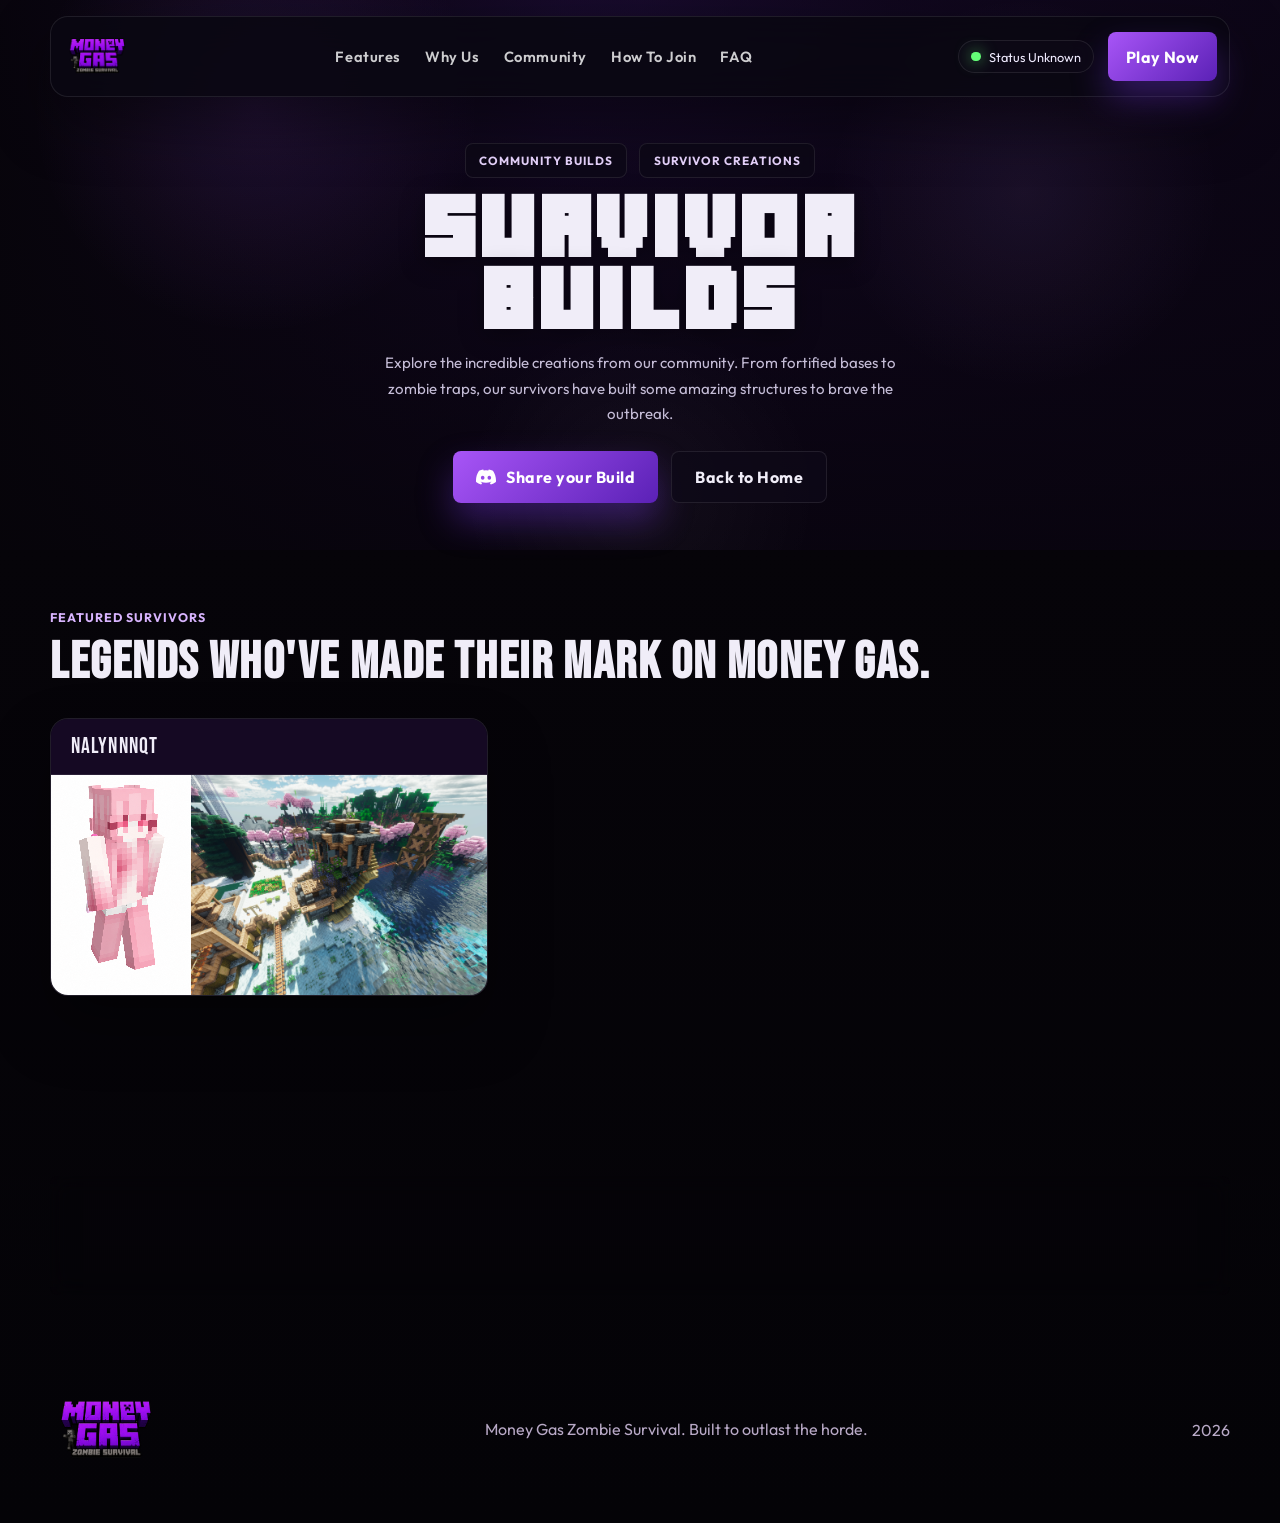
<file: community.html>
<!DOCTYPE html>
<html lang="en">

<head>
  <meta charset="UTF-8">
  <meta name="viewport" content="width=device-width, initial-scale=1.0">
  <title>Community - Money Gas Zombie Survival</title>
  <meta name="description"
    content="Check out the amazing builds from Money Gas survivors. Browse player creations, bases, and structures from the community.">
  <link rel="icon" type="image/png" href="img/websiteicon_purple.png">
  <link rel="preconnect" href="https://fonts.googleapis.com">
  <link rel="preconnect" href="https://fonts.gstatic.com" crossorigin>
  <link
    href="https://fonts.googleapis.com/css2?family=Bebas+Neue&family=Outfit:wght@300;400;500;600;700;800&display=swap"
    rel="stylesheet">
  <link rel="stylesheet" href="style.css">
</head>

<body>
  <div class="site-shell">
    <header class="topbar">
      <a class="brand" href="index.html" aria-label="Money Gas home">
        <img src="img/logo_purple.png" alt="Money Gas logo">
      </a>

      <button class="nav-toggle" type="button" aria-expanded="false" aria-label="Open navigation">
        <span></span>
        <span></span>
        <span></span>
      </button>

      <nav class="nav">
        <a href="index.html#features">Features</a>
        <a href="index.html#survival">Why Us</a>
        <a href="community.html">Community</a>
        <a href="index.html#join">How To Join</a>
        <a href="index.html#faq">FAQ</a>
      </nav>

      <div class="topbar-actions">
        <div class="status-pill" id="server-status">
          <span class="status-dot"></span>
          <span id="status-text">Checking...</span>
        </div>
        <a class="button button-small" href="index.html#join">Play Now</a>
      </div>
    </header>

    <main>
      <section class="hero hero-community" id="home">
        <div class="hero-overlay"></div>
        <div class="hero-noise"></div>

        <div class="hero-content hero-content-center">
          <div class="hero-copy hero-copy-center">
            <div class="eyebrow-group hero-eyebrow-center">
              <span class="eyebrow">Community Builds</span>
              <span class="eyebrow">Survivor Creations</span>
            </div>

            <h1>Survivor Builds</h1>
            <p>
              Explore the incredible creations from our community. From fortified bases
              to zombie traps, our survivors have built some amazing structures to brave
              the outbreak.
            </p>

            <div class="hero-actions hero-actions-center">
              <a class="button button-discord" href="https://discord.gg/JWaNy4Uju" target="_blank" rel="noopener noreferrer">
                <svg width="20" height="20" viewBox="0 0 24 24" fill="currentColor">
                  <path d="M20.317 4.37a19.791 19.791 0 0 0-4.885-1.515.074.074 0 0 0-.079.037c-.21.375-.444.864-.608 1.25a18.27 18.27 0 0 0-5.487 0 12.64 12.64 0 0 0-.617-1.25.077.077 0 0 0-.079-.037A19.736 19.736 0 0 0 3.677 4.37a.07.07 0 0 0-.032.027C.533 9.046-.32 13.58.099 18.057a.082.082 0 0 0 .031.057 19.9 19.9 0 0 0 5.993 3.03.078.078 0 0 0 .084-.028c.462-.63.874-1.295 1.226-1.994a.076.076 0 0 0-.041-.106 13.107 13.107 0 0 1-1.872-.892.077.077 0 0 1-.008-.128 10.2 10.2 0 0 0 .372-.292.074.074 0 0 1 .077-.01c3.928 1.793 8.18 1.793 12.062 0a.074.074 0 0 1 .078.01c.12.098.246.198.373.292a.077.077 0 0 1-.006.127 12.299 12.299 0 0 1-1.873.892.077.077 0 0 0-.041.107c.36.698.772 1.362 1.225 1.993a.076.076 0 0 0 .084.028 19.839 19.839 0 0 0 6.002-3.03.077.077 0 0 0 .032-.054c.5-5.177-.838-9.674-3.549-13.66a.061.061 0 0 0-.031-.03zM8.02 15.33c-1.183 0-2.157-1.085-2.157-2.419 0-1.333.956-2.419 2.157-2.419 1.21 0 2.176 1.096 2.157 2.42 0 1.333-.956 2.418-2.157 2.418zm7.975 0c-1.183 0-2.157-1.085-2.157-2.419 0-1.333.955-2.419 2.157-2.419 1.21 0 2.176 1.096 2.157 2.42 0 1.333-.946 2.418-2.157 2.418z"/>
                </svg>
                Share your Build
              </a>
              <a class="button button-ghost" href="index.html">Back to Home</a>
            </div>
          </div>
        </div>
      </section>

      <section class="section section-builds">
        <div class="section-heading">
          <span class="section-kicker">Featured Survivors</span>
          <h2>Legends who've made their mark on Money Gas.</h2>
        </div>

        <div class="player-cards-grid">
          <div class="player-card reveal">
            <div class="player-card-header">
              <span class="player-name">Nalynnnqt</span>
            </div>
            <a href="player4.html" class="player-card-body">
              <div class="player-card-skin">
                <img src="img/players/player4.png" alt="Nalynnnqt skin">
              </div>
              <div class="player-card-preview">
                <img src="img/player4builds/treehouse.png" alt="Tree House build preview">
                <div class="player-card-overlay">
                  <span>View Builds</span>
                </div>
              </div>
            </a>
          </div>
        </div>
      </section>

      <section class="section section-cta">
        <div class="cta-banner reveal">
          <div>
            <span class="section-kicker">Ready to Build?</span>
            <h3>Join Money Gas and create your own legacy.</h3>
          </div>
          <a class="button" href="index.html#join">Start Playing</a>
        </div>
      </section>
    </main>

    <footer class="footer">
      <img src="img/logo_purple.png" alt="Money Gas footer logo">
      <p>Money Gas Zombie Survival. Built to outlast the horde.</p>
      <span id="year"></span>
    </footer>
  </div>

  <script src="script.js"></script>
</body>

</html>
</file>
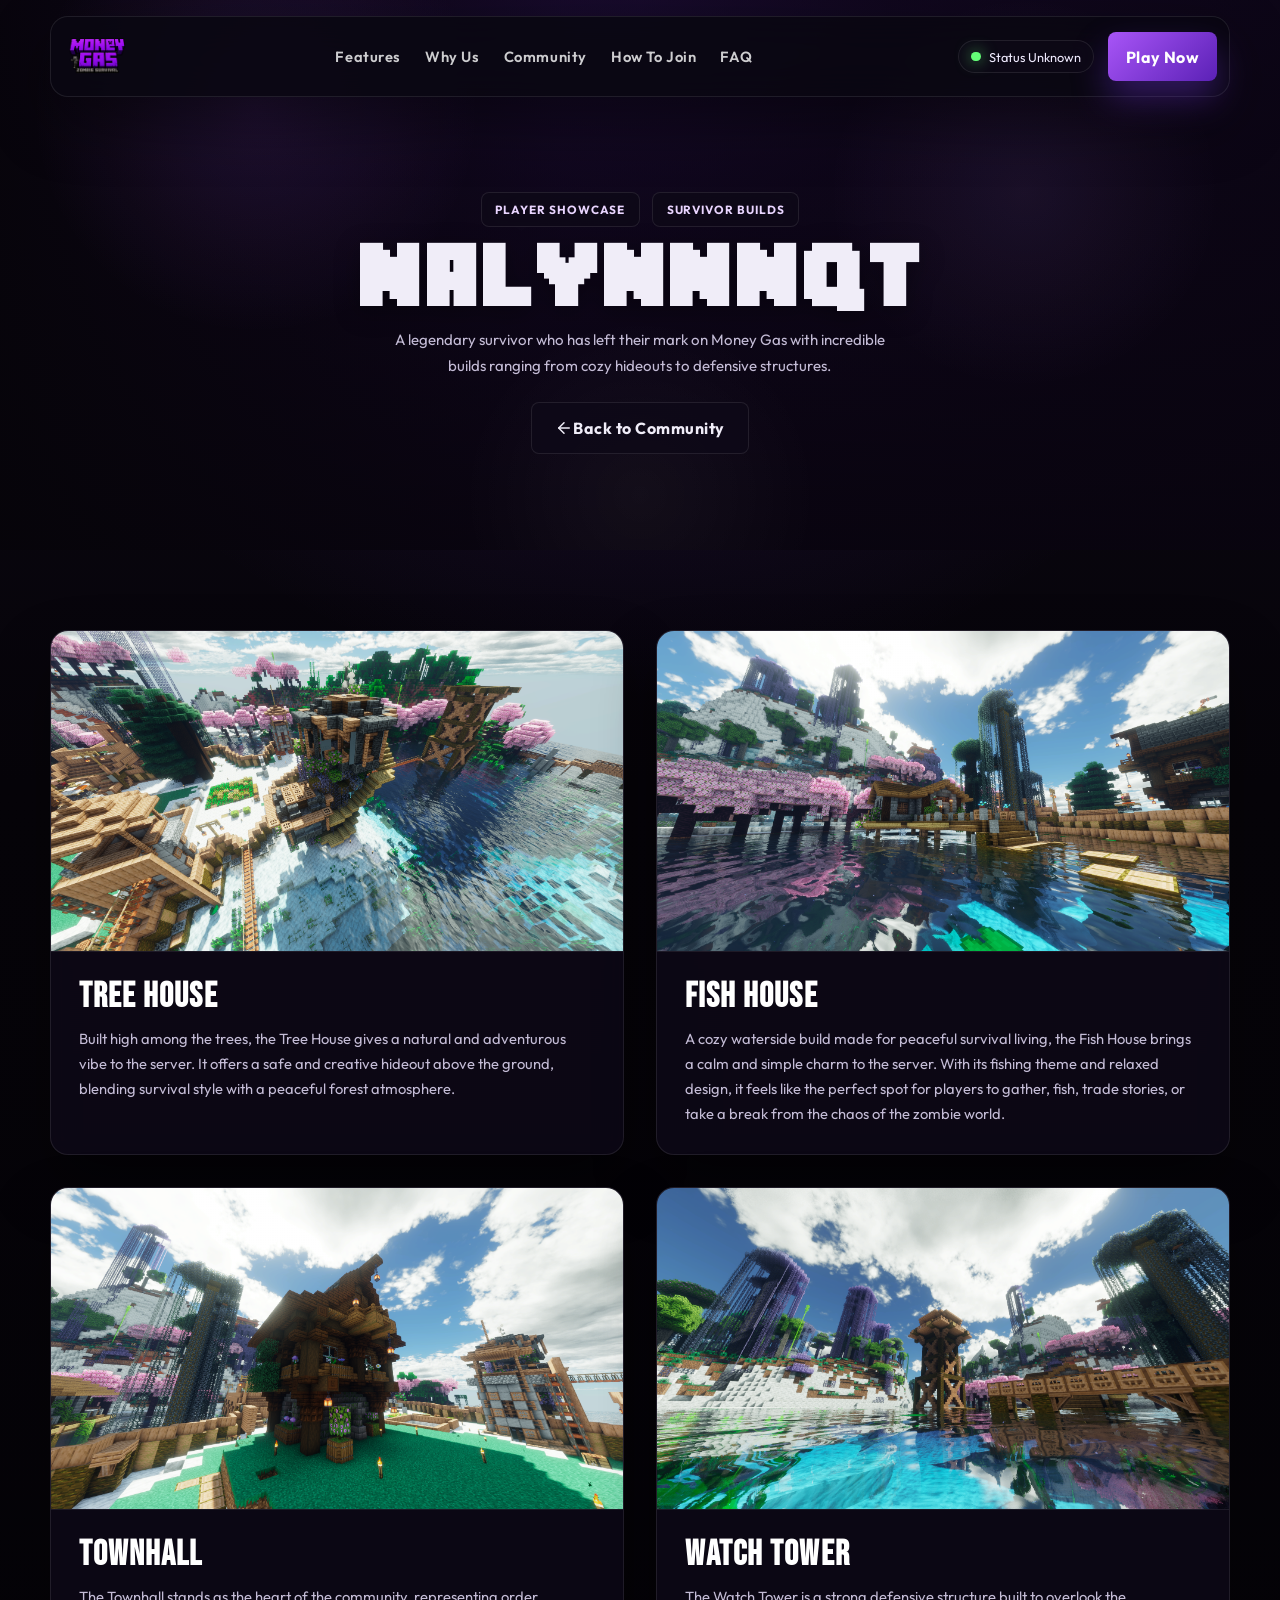
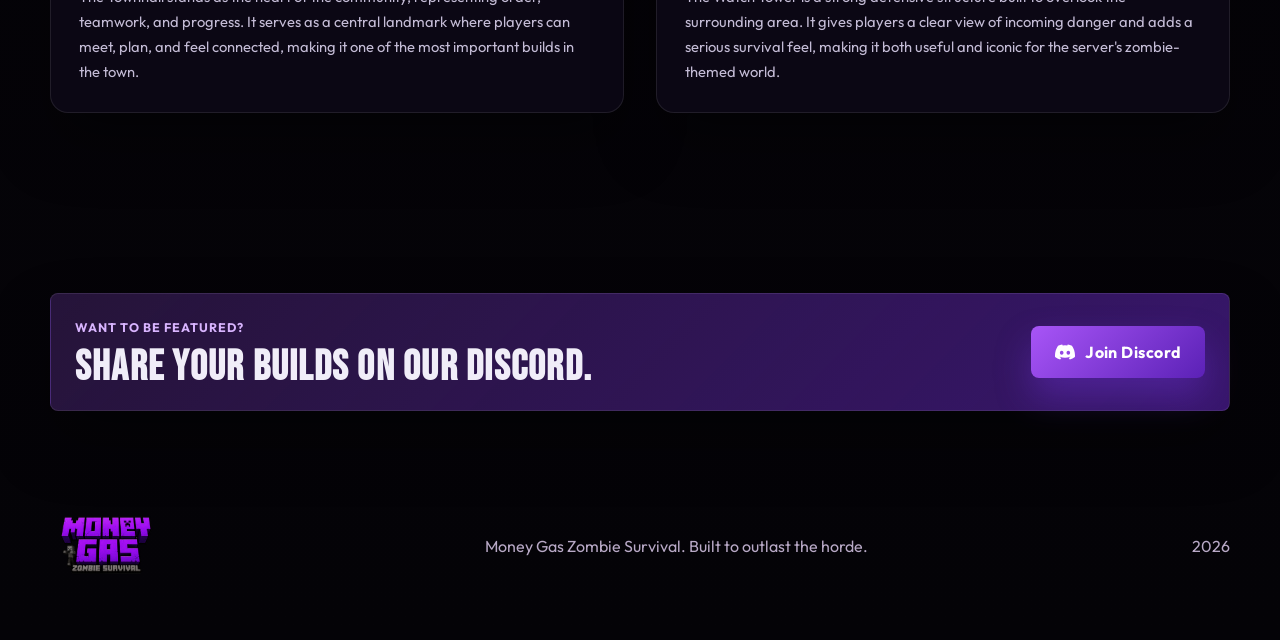
<file: player4.html>
<!DOCTYPE html>
<html lang="en">

<head>
  <meta charset="UTF-8">
  <meta name="viewport" content="width=device-width, initial-scale=1.0">
  <title>Player 4 Builds - Money Gas Zombie Survival</title>
  <meta name="description"
    content="Explore the amazing builds created by Player 4 in Money Gas. From treehouses to watchtowers.">
  <link rel="icon" type="image/png" href="img/websiteicon_purple.png">
  <link rel="preconnect" href="https://fonts.googleapis.com">
  <link rel="preconnect" href="https://fonts.gstatic.com" crossorigin>
  <link
    href="https://fonts.googleapis.com/css2?family=Bebas+Neue&family=Outfit:wght@300;400;500;600;700;800&display=swap"
    rel="stylesheet">
  <link rel="stylesheet" href="style.css">
</head>

<body>
  <div class="site-shell">
    <header class="topbar">
      <a class="brand" href="index.html" aria-label="Money Gas home">
        <img src="img/logo_purple.png" alt="Money Gas logo">
      </a>

      <button class="nav-toggle" type="button" aria-expanded="false" aria-label="Open navigation">
        <span></span>
        <span></span>
        <span></span>
      </button>

      <nav class="nav">
        <a href="index.html#features">Features</a>
        <a href="index.html#survival">Why Us</a>
        <a href="community.html">Community</a>
        <a href="index.html#join">How To Join</a>
        <a href="index.html#faq">FAQ</a>
      </nav>

      <div class="topbar-actions">
        <div class="status-pill" id="server-status">
          <span class="status-dot"></span>
          <span id="status-text">Checking...</span>
        </div>
        <a class="button button-small" href="index.html#join">Play Now</a>
      </div>
    </header>

    <main>
      <section class="hero hero-community" id="home">
        <div class="hero-overlay"></div>
        <div class="hero-noise"></div>

        <div class="hero-content hero-content-center">
          <div class="hero-copy hero-copy-center">
            <div class="eyebrow-group hero-eyebrow-center">
              <span class="eyebrow">Player Showcase</span>
              <span class="eyebrow">Survivor Builds</span>
            </div>

            <h1>NALYNNNQT</h1>
            <p>
              A legendary survivor who has left their mark on Money Gas with incredible builds
              ranging from cozy hideouts to defensive structures.
            </p>

            <div class="hero-actions hero-actions-center">
              <a class="button button-ghost" href="community.html">
                <svg width="18" height="18" viewBox="0 0 24 24" fill="none" stroke="currentColor" stroke-width="2" stroke-linecap="round" stroke-linejoin="round">
                  <line x1="19" y1="12" x2="5" y2="12"></line>
                  <polyline points="12 19 5 12 12 5"></polyline>
                </svg>
                Back to Community
              </a>
            </div>
          </div>
        </div>
      </section>

      <section class="section section-showcase">
        <div class="showcase-grid">
          <article class="showcase-card reveal">
            <div class="showcase-image">
              <img src="img/player4builds/treehouse.png" alt="Tree House build">
            </div>
            <div class="showcase-info">
              <h3>Tree House</h3>
              <p>Built high among the trees, the Tree House gives a natural and adventurous vibe to the server. It offers a safe and creative hideout above the ground, blending survival style with a peaceful forest atmosphere.</p>
            </div>
          </article>

          <article class="showcase-card reveal">
            <div class="showcase-image">
              <img src="img/player4builds/fishhouse.png" alt="Fish House build">
            </div>
            <div class="showcase-info">
              <h3>Fish House</h3>
              <p>A cozy waterside build made for peaceful survival living, the Fish House brings a calm and simple charm to the server. With its fishing theme and relaxed design, it feels like the perfect spot for players to gather, fish, trade stories, or take a break from the chaos of the zombie world.</p>
            </div>
          </article>

          <article class="showcase-card reveal">
            <div class="showcase-image">
              <img src="img/player4builds/townhall.png" alt="Townhall build">
            </div>
            <div class="showcase-info">
              <h3>Townhall</h3>
              <p>The Townhall stands as the heart of the community, representing order, teamwork, and progress. It serves as a central landmark where players can meet, plan, and feel connected, making it one of the most important builds in the town.</p>
            </div>
          </article>

          <article class="showcase-card reveal">
            <div class="showcase-image">
              <img src="img/player4builds/watchtower.png" alt="Watch Tower build">
            </div>
            <div class="showcase-info">
              <h3>Watch Tower</h3>
              <p>The Watch Tower is a strong defensive structure built to overlook the surrounding area. It gives players a clear view of incoming danger and adds a serious survival feel, making it both useful and iconic for the server's zombie-themed world.</p>
            </div>
          </article>
        </div>
      </section>

      <section class="section section-cta">
        <div class="cta-banner reveal">
          <div>
            <span class="section-kicker">Want to be featured?</span>
            <h3>Share your builds on our Discord.</h3>
          </div>
          <a class="button button-discord" href="https://discord.gg/JWaNy4Uju" target="_blank" rel="noopener noreferrer">
            <svg width="20" height="20" viewBox="0 0 24 24" fill="currentColor">
              <path d="M20.317 4.37a19.791 19.791 0 0 0-4.885-1.515.074.074 0 0 0-.079.037c-.21.375-.444.864-.608 1.25a18.27 18.27 0 0 0-5.487 0 12.64 12.64 0 0 0-.617-1.25.077.077 0 0 0-.079-.037A19.736 19.736 0 0 0 3.677 4.37a.07.07 0 0 0-.032.027C.533 9.046-.32 13.58.099 18.057a.082.082 0 0 0 .031.057 19.9 19.9 0 0 0 5.993 3.03.078.078 0 0 0 .084-.028c.462-.63.874-1.295 1.226-1.994a.076.076 0 0 0-.041-.106 13.107 13.107 0 0 1-1.872-.892.077.077 0 0 1-.008-.128 10.2 10.2 0 0 0 .372-.292.074.074 0 0 1 .077-.01c3.928 1.793 8.18 1.793 12.062 0a.074.074 0 0 1 .078.01c.12.098.246.198.373.292a.077.077 0 0 1-.006.127 12.299 12.299 0 0 1-1.873.892.077.077 0 0 0-.041.107c.36.698.772 1.362 1.225 1.993a.076.076 0 0 0 .084.028 19.839 19.839 0 0 0 6.002-3.03.077.077 0 0 0 .032-.054c.5-5.177-.838-9.674-3.549-13.66a.061.061 0 0 0-.031-.03zM8.02 15.33c-1.183 0-2.157-1.085-2.157-2.419 0-1.333.956-2.419 2.157-2.419 1.21 0 2.176 1.096 2.157 2.42 0 1.333-.956 2.418-2.157 2.418zm7.975 0c-1.183 0-2.157-1.085-2.157-2.419 0-1.333.955-2.419 2.157-2.419 1.21 0 2.176 1.096 2.157 2.42 0 1.333-.946 2.418-2.157 2.418z"/>
            </svg>
            Join Discord
          </a>
        </div>
      </section>
    </main>

    <footer class="footer">
      <img src="img/logo_purple.png" alt="Money Gas footer logo">
      <p>Money Gas Zombie Survival. Built to outlast the horde.</p>
      <span id="year"></span>
    </footer>
  </div>

  <script src="script.js"></script>
</body>

</html>
</file>
<file: style.css>
:root {
  --bg: #060409;
  --bg-soft: #0d0816;
  --panel: rgba(14, 9, 24, 0.82);
  --panel-strong: rgba(22, 10, 36, 0.95);
  --line: rgba(255, 255, 255, 0.09);
  --text: #f0edf8;
  --muted: #c4bcd6;
  --body-bg:
    radial-gradient(circle at top, rgba(124, 58, 237, 0.22), transparent 30%),
    linear-gradient(180deg, #0d0816 0%, #060409 35%, #040307 100%);
  --grid-line: rgba(255, 255, 255, 0.02);
  --grid-mask: linear-gradient(180deg, rgba(0, 0, 0, 0.55), transparent 80%);
  --topbar-bg: rgba(10, 7, 18, 0.88);
  --nav-link: rgba(255, 255, 255, 0.8);
  --nav-link-hover: #fff;
  --hero-overlay:
    linear-gradient(90deg, rgba(6, 4, 9, 0.94) 0%, rgba(8, 4, 14, 0.66) 44%, rgba(8, 4, 14, 0.86) 100%),
    linear-gradient(180deg, rgba(76, 29, 149, 0.44) 0%, rgba(14, 5, 24, 0.7) 100%);
  --hero-noise-blend: screen;
  --status-text: #f0ecff;
  --footer-muted: #b8a9c6;
  --purple-1: #a855f7;
  --purple-2: #7c3aed;
  --purple-3: #4c1d95;
  --glow: rgba(168, 85, 247, 0.38);
  --shadow: 0 30px 60px rgba(0, 0, 0, 0.35);
  --radius-lg: 18px;
  --radius-md: 8px;
  --radius-sm: 8px;
  --container: min(1180px, calc(100% - 2rem));
}

@font-face {
  font-family: "Minecrafter";
  src: url("fonts/Minecrafter.Reg.ttf") format("truetype");
  font-weight: 400;
  font-style: normal;
  font-display: swap;
}

* {
  box-sizing: border-box;
}

html {
  scroll-behavior: smooth;
}

body {
  margin: 0;
  min-width: 320px;
  background: var(--body-bg);
  color: var(--text);
  font-family: "Outfit", "Segoe UI", sans-serif;
  transition: background 240ms ease, color 240ms ease;
}

img,
video {
  max-width: 100%;
  display: block;
}

a {
  color: inherit;
  text-decoration: none;
}

button {
  font: inherit;
}

.site-shell {
  position: relative;
  overflow-x: clip;
}

.site-shell::before {
  content: "";
  position: fixed;
  inset: 0;
  pointer-events: none;
  background-image:
    linear-gradient(var(--grid-line) 1px, transparent 1px),
    linear-gradient(90deg, var(--grid-line) 1px, transparent 1px);
  background-size: 42px 42px;
  mask-image: var(--grid-mask);
}

.topbar {
  position: fixed;
  top: 16px;
  left: 50%;
  z-index: 20;
  width: var(--container);
  display: flex;
  align-items: center;
  justify-content: space-between;
  gap: 0.65rem;
  min-height: 60px;
  padding: 0.4rem 0.75rem;
  border: 1px solid var(--line);
  border-radius: var(--radius-lg);
  background: var(--topbar-bg);
  box-shadow: 0 24px 60px rgba(0, 0, 0, 0.42);
  backdrop-filter: blur(18px);
  transform: translateX(-50%);
}

.brand {
  flex: 0 0 auto;
}

.brand img {
  width: clamp(58px, 5.2vw, 78px);
}

.nav {
  display: flex;
  align-items: center;
  gap: 1.5rem;
  font-size: 0.92rem;
  font-weight: 600;
  font-family: "Outfit", "Segoe UI", sans-serif;
  letter-spacing: 0.04em;
}

.nav a {
  position: relative;
  color: var(--nav-link);
  transition: color 180ms ease;
}

.nav a::after {
  content: "";
  position: absolute;
  left: 0;
  bottom: -0.35rem;
  width: 100%;
  height: 2px;
  background: linear-gradient(90deg, var(--purple-1), #e9d5ff);
  transform: scaleX(0);
  transform-origin: left;
  transition: transform 220ms ease;
}

.nav a:hover,
.nav a:focus-visible {
  color: var(--nav-link-hover);
}

.nav a:hover::after,
.nav a:focus-visible::after {
  transform: scaleX(1);
}

.topbar-actions {
  display: flex;
  align-items: center;
  gap: 0.85rem;
}

.status-pill,
.eyebrow,
.hero-server-card,
.feature-card,
.info-card,
.join-step,
.faq-item,
.cta-banner,
.hero-stats article {
  border: 1px solid var(--line);
  background: var(--panel);
  backdrop-filter: blur(12px);
}

.status-pill {
  display: inline-flex;
  align-items: center;
  gap: 0.55rem;
  padding: 0.48rem 0.75rem;
  border-radius: 999px;
  color: var(--status-text);
  font-size: 0.8rem;
  white-space: nowrap;
}

.status-dot {
  width: 0.6rem;
  height: 0.6rem;
  border-radius: 50%;
  background: #64ff78;
  box-shadow: 0 0 16px rgba(100, 255, 120, 0.8);
}

.button {
  display: inline-flex;
  align-items: center;
  justify-content: center;
  min-height: 52px;
  padding: 0.9rem 1.45rem;
  border: 0;
  border-radius: var(--radius-sm);
  background: linear-gradient(135deg, #a855f7, #5b21b6);
  color: #fff;
  font-family: "Outfit", "Segoe UI", sans-serif;
  font-weight: 700;
  letter-spacing: 0.03em;
  cursor: pointer;
  box-shadow: 0 18px 35px rgba(124, 58, 237, 0.35);
  transition: transform 180ms ease, box-shadow 180ms ease, filter 180ms ease;
}

.button:hover,
.button:focus-visible {
  transform: translateY(-2px);
  box-shadow: 0 24px 44px rgba(124, 58, 237, 0.42);
  filter: brightness(1.06);
}

.button-small {
  min-height: 44px;
  padding-inline: 1.1rem;
}

.button-ghost {
  background: var(--panel);
  color: var(--text);
  box-shadow: none;
  border: 1px solid var(--line);
}

.nav-toggle {
  display: none;
  width: 48px;
  height: 48px;
  border: 1px solid var(--line);
  border-radius: var(--radius-sm);
  background: var(--panel);
  cursor: pointer;
}

.nav-toggle span {
  display: block;
  width: 18px;
  height: 2px;
  margin: 4px auto;
  background: var(--text);
  transition: transform 180ms ease, opacity 180ms ease;
}

.hero {
  position: relative;
  min-height: 100vh;
  padding: 7.2rem 0 1.4rem;
  isolation: isolate;
}

.hero-video,
.hero-overlay,
.hero-noise {
  position: absolute;
  inset: 0;
}

.hero-video {
  width: 100%;
  height: 100%;
  object-fit: cover;
  filter: saturate(0.95) contrast(1.05);
}

.hero-overlay {
  background: var(--hero-overlay);
}

.hero-noise {
  background:
    radial-gradient(circle at 20% 20%, rgba(168, 85, 247, 0.12), transparent 20%),
    radial-gradient(circle at 80% 35%, rgba(192, 132, 252, 0.08), transparent 18%),
    radial-gradient(circle at 50% 90%, rgba(255, 255, 255, 0.04), transparent 22%);
  mix-blend-mode: var(--hero-noise-blend);
  will-change: transform;
}

.hero-content,
.hero-stats,
.section,
.footer {
  position: relative;
  z-index: 1;
  width: var(--container);
  margin: 0 auto;
}

.hero-content {
  display: grid;
  grid-template-columns: minmax(0, 1.2fr) minmax(280px, 0.8fr);
  align-items: center;
  gap: clamp(1.2rem, 3.2vw, 3rem);
  min-height: calc(100vh - 8.8rem);
}

.hero-copy {
  max-width: 760px;
  padding-top: 0.25rem;
}

.eyebrow-group {
  display: flex;
  flex-wrap: wrap;
  gap: 0.75rem;
  margin-bottom: 1rem;
}

.eyebrow {
  padding: 0.55rem 0.85rem;
  border-radius: var(--radius-sm);
  font-size: 0.74rem;
  font-weight: 700;
  letter-spacing: 0.08em;
  text-transform: uppercase;
  color: #e9d5ff;
}

.hero h1,
.section h2,
.cta-banner h3,
.join-step h3,
.feature-card h3,
.info-card h3 {
  margin: 0;
  font-family: "Bebas Neue", Impact, sans-serif;
  letter-spacing: 0.03em;
  line-height: 0.96;
}

.hero h1 {
  font-family: "Minecrafter", "Bebas Neue", Impact, sans-serif;
  font-size: clamp(2.45rem, 4.6vw, 4.5rem);
  max-width: 14ch;
  line-height: 0.94;
  letter-spacing: 0.06em;
  text-shadow: 0 6px 24px rgba(0, 0, 0, 0.35);
}

.hero p,
.split-panel p,
.feature-card p,
.info-card p,
.join-step p,
.faq-item p,
.footer p {
  color: var(--muted);
  line-height: 1.7;
}

.hero p {
  max-width: 52ch;
  margin: 0.75rem 0 0;
  font-size: 0.94rem;
}

.hero-actions {
  display: flex;
  flex-wrap: wrap;
  gap: 0.8rem;
  margin-top: 1rem;
}

.hero-info-row {
  display: grid;
  grid-template-columns: minmax(0, 1.45fr) minmax(0, 1fr);
  gap: 1rem;
  margin-top: 0.9rem;
  align-items: stretch;
}

.hero-server-card {
  display: grid;
  grid-template-columns: minmax(130px, 1.2fr) minmax(90px, 0.9fr) minmax(130px, 1.3fr);
  gap: 0.85rem;
  padding: 0.9rem 1rem;
  border-radius: var(--radius-md);
  box-shadow: var(--shadow);
}

.card-label,
.section-kicker,
.feature-index,
.join-step span {
  display: inline-block;
  text-transform: uppercase;
  letter-spacing: 0.08em;
  font-size: 0.78rem;
  font-family: "Outfit", "Segoe UI", sans-serif;
  font-weight: 700;
  color: #d8b4fe;
}

.hero-server-card strong,
.hero-stats .stat-value {
  display: block;
  margin-top: 0.4rem;
  font-size: 0.84rem;
  color: var(--text);
  line-height: 1.25;
  word-break: normal;
}

.hero-server-card div:first-child strong {
  white-space: nowrap;
  font-size: 0.72rem;
  letter-spacing: 0;
}

.hero-visual {
  position: relative;
  display: grid;
  place-items: center;
  justify-self: end;
  width: min(100%, 620px);
  will-change: transform;
}

.hero-visual-ring {
  position: absolute;
  width: min(34rem, 80vw);
  aspect-ratio: 1;
  border-radius: 50%;
  background:
    radial-gradient(circle, rgba(168, 85, 247, 0.28) 0%, rgba(168, 85, 247, 0.08) 45%, transparent 70%);
  filter: blur(12px);
  animation: pulse 6s ease-in-out infinite;
}

.hero-visual img {
  position: relative;
  width: min(44rem, 125%);
  filter: drop-shadow(0 18px 40px rgba(0, 0, 0, 0.55));
  animation: float 5.5s ease-in-out infinite;
}

.mods-alert-badge {
  position: relative;
  display: inline-flex;
  align-items: center;
  gap: 0.55rem;
  margin-top: 0.85rem;
  padding: 0.7rem 1.2rem;
  border: 1px solid rgba(168, 85, 247, 0.45);
  border-radius: var(--radius-sm);
  background: linear-gradient(135deg, rgba(168, 85, 247, 0.2), rgba(124, 58, 237, 0.3));
  backdrop-filter: blur(12px);
  font-family: "Outfit", "Segoe UI", sans-serif;
  font-weight: 700;
  font-size: 0.88rem;
  color: #fff;
  letter-spacing: 0.04em;
  text-transform: uppercase;
  box-shadow: 0 0 28px rgba(168, 85, 247, 0.35), 0 8px 24px rgba(0, 0, 0, 0.4);
  animation: mods-alert-pulse 2s ease-in-out infinite;
  cursor: pointer;
  transition: transform 180ms ease, box-shadow 180ms ease;
}

.mods-alert-badge:hover {
  transform: translateY(-2px) scale(1.03);
  box-shadow: 0 0 40px rgba(168, 85, 247, 0.5), 0 12px 32px rgba(0, 0, 0, 0.5);
}

.mods-alert-icon {
  font-size: 1.1rem;
  animation: mods-alert-pulse 1.5s ease-in-out infinite;
}

@keyframes mods-alert-pulse {
  0%, 100% {
    box-shadow: 0 0 28px rgba(168, 85, 247, 0.35), 0 8px 24px rgba(0, 0, 0, 0.4);
    border-color: rgba(168, 85, 247, 0.45);
  }
  50% {
    box-shadow: 0 0 44px rgba(168, 85, 247, 0.55), 0 12px 30px rgba(0, 0, 0, 0.5);
    border-color: rgba(192, 132, 252, 0.7);
  }
}

.hero-stats {
  display: grid;
  grid-template-columns: 1fr;
  gap: 1rem;
}

.hero-stats article {
  padding: 1rem 1.1rem;
  border-radius: var(--radius-md);
  box-shadow: var(--shadow);
}

.hero-community {
  min-height: 60vh;
  background: var(--body-bg);
}

.hero-content-center {
  min-height: calc(60vh - 8rem);
  display: flex;
  align-items: center;
  justify-content: center;
}

.hero-copy-center {
  max-width: 680px;
  text-align: center;
}

.hero-copy-center h1 {
  font-family: "Minecrafter", "Bebas Neue", Impact, sans-serif;
  font-size: clamp(3rem, 6vw, 5rem);
  max-width: none;
  line-height: 0.94;
  letter-spacing: 0.06em;
  text-shadow: 0 6px 24px rgba(0, 0, 0, 0.35);
}

.hero-copy-center p {
  max-width: 52ch;
  margin: 0.75rem auto 0;
  font-size: 0.94rem;
}

.hero-copy-center .hero-actions {
  justify-content: center;
  margin-top: 1.5rem;
}

.hero-eyebrow-center {
  justify-content: center;
}

.hero-actions-center {
  justify-content: center;
}

.button-discord {
  display: inline-flex;
  align-items: center;
  gap: 0.65rem;
}

.button-discord svg {
  flex-shrink: 0;
}

.section-builds .section-heading {
  margin-bottom: 2.5rem;
}

.player-cards-grid {
  display: grid;
  grid-template-columns: repeat(auto-fill, minmax(380px, 1fr));
  gap: 1.5rem;
  max-width: 900px;
}

.player-card {
  border: 1px solid var(--line);
  border-radius: var(--radius-lg);
  background: var(--panel);
  backdrop-filter: blur(12px);
  overflow: hidden;
  box-shadow: var(--shadow);
  transition: transform 220ms ease, border-color 220ms ease, box-shadow 220ms ease;
}

.player-card:hover {
  transform: translateY(-6px);
  border-color: rgba(168, 85, 247, 0.4);
  box-shadow: 0 16px 40px rgba(168, 85, 247, 0.25);
}

.player-card-header {
  padding: 0.9rem 1.25rem;
  background: var(--panel-strong);
  border-bottom: 1px solid var(--line);
}

.player-name {
  font-family: "Bebas Neue", Impact, sans-serif;
  font-size: 1.4rem;
  letter-spacing: 0.05em;
  color: var(--text);
}

.player-card-body {
  display: grid;
  grid-template-columns: auto 1fr;
  cursor: pointer;
}

.player-card-body:hover .player-card-preview img {
  transform: scale(1.08);
}

.player-card-body:hover .player-card-overlay {
  opacity: 1;
}

.player-card-skin {
  width: 140px;
  background: linear-gradient(135deg, rgba(168, 85, 247, 0.15), rgba(76, 29, 149, 0.25));
  display: flex;
  align-items: center;
  justify-content: center;
  overflow: hidden;
}

.player-card-skin img {
  width: 100%;
  height: 100%;
  object-fit: cover;
  image-rendering: pixelated;
}

.player-card-preview {
  position: relative;
  overflow: hidden;
  min-height: 180px;
}

.player-card-preview img {
  width: 100%;
  height: 100%;
  object-fit: cover;
  transition: transform 400ms ease;
}

.player-card-overlay {
  position: absolute;
  inset: 0;
  background: linear-gradient(135deg, rgba(168, 85, 247, 0.7), rgba(76, 29, 149, 0.8));
  display: flex;
  align-items: center;
  justify-content: center;
  opacity: 0;
  transition: opacity 220ms ease;
}

.player-card-overlay span {
  font-family: "Bebas Neue", Impact, sans-serif;
  font-size: 1.5rem;
  letter-spacing: 0.08em;
  color: #fff;
}

.section-showcase .section-heading {
  margin-bottom: 2.5rem;
}

.showcase-grid {
  display: grid;
  grid-template-columns: repeat(2, minmax(0, 1fr));
  gap: 2rem;
}

.showcase-card {
  border: 1px solid var(--line);
  border-radius: var(--radius-lg);
  background: var(--panel);
  backdrop-filter: blur(12px);
  overflow: hidden;
  box-shadow: var(--shadow);
  transition: transform 220ms ease, border-color 220ms ease, box-shadow 220ms ease;
}

.showcase-card:hover {
  transform: translateY(-6px);
  border-color: rgba(168, 85, 247, 0.4);
  box-shadow: 0 16px 40px rgba(168, 85, 247, 0.2);
}

.showcase-image {
  width: 100%;
  aspect-ratio: 16 / 9;
  overflow: hidden;
  border-bottom: 1px solid rgba(255, 255, 255, 0.08);
}

.showcase-image img {
  width: 100%;
  height: 100%;
  object-fit: cover;
  transition: transform 400ms ease;
}

.showcase-card:hover .showcase-image img {
  transform: scale(1.05);
}

.showcase-info {
  padding: 1.75rem;
}

.showcase-info h3 {
  margin: 0;
  font-family: "Bebas Neue", Impact, sans-serif;
  font-size: 2.2rem;
  letter-spacing: 0.03em;
  line-height: 0.96;
  color: #fff;
}

.showcase-info p {
  margin: 0.75rem 0 0;
  color: var(--muted);
  line-height: 1.7;
  font-size: 0.92rem;
}

.section-cta {
  padding-top: 0;
}

.stat-label {
  color: var(--muted);
  line-height: 1.5;
}

.status-dot--offline {
  background: #ff4444;
  box-shadow: 0 0 16px rgba(255, 68, 68, 0.8);
}

.server-status--offline {
  border-color: rgba(255, 68, 68, 0.3);
}

.section {
  padding: 5rem 0;
}

.section-heading {
  max-width: 780px;
  margin-bottom: 2.4rem;
}

.section-features-top {
  margin-bottom: 1rem;
}

.section-features-top .section-heading {
  max-width: 920px;
  margin-bottom: 0.85rem;
}

.section-features .section-features-top h2 {
  max-width: 28ch;
  font-size: clamp(2.45rem, 4.3vw, 4.25rem);
}

.section-features-top .section-heading p {
  max-width: 68ch;
  margin: 0.45rem 0 0;
  color: var(--muted);
  font-size: 0.94rem;
  line-height: 1.45;
}

.features-image {
  width: min(100%, 960px);
  margin: 0 auto;
  border-radius: var(--radius-lg);
  overflow: hidden;
  box-shadow: var(--shadow);
  aspect-ratio: 1916 / 821;
}

.features-image img {
  width: 100%;
  height: 100%;
  object-fit: cover;
}

.section-kicker {
  margin-bottom: 0.8rem;
}

.section h2 {
  font-size: clamp(2.4rem, 5vw, 4rem);
  max-width: 12ch;
}

.section-join,
.section-faq,
.section-builds {
  padding-top: 3.5rem;
}

.section-join .section-heading,
.section-faq .section-heading,
.section-builds .section-heading {
  max-width: none;
  margin-bottom: 1.8rem;
}

.section-join h2,
.section-faq h2,
.section-builds h2 {
  max-width: none;
  font-size: clamp(2.35rem, 4.1vw, 3.55rem);
  line-height: 0.98;
}

.feature-grid {
  display: grid;
  grid-template-columns: repeat(4, minmax(0, 1fr));
  gap: 1rem;
  margin-top: 1rem;
}

.feature-card,
.info-card,
.join-step,
.faq-item,
.cta-banner {
  border-radius: var(--radius-md);
  box-shadow: var(--shadow);
}

.feature-card {
  padding: 1.45rem;
}

.feature-card h3 {
  margin-top: 0.85rem;
  font-size: 1.8rem;
}

.section-split {
  display: grid;
  grid-template-columns: 1.08fr 0.92fr;
  gap: 1rem;
  align-items: stretch;
}

.split-panel {
  padding: 2rem;
  border-radius: var(--radius-lg);
  background:
    linear-gradient(180deg, rgba(14, 6, 22, 0.72), rgba(8, 4, 14, 0.78)),
    linear-gradient(120deg, rgba(91, 33, 182, 0.24), rgba(14, 5, 22, 0.32)),
    url("img/img2_purple.png");
  background-size: cover;
  background-position: center center;
  background-repeat: no-repeat;
  border: 1px solid var(--line);
  overflow: hidden;
  box-shadow: var(--shadow);
}

.split-panel,
.split-panel p,
.split-panel .check-list li {
  color: #f0edf8;
}

.split-panel .section-kicker {
  color: #d8b4fe;
}

.split-stack {
  display: grid;
  gap: 1rem;
}

.info-card {
  padding: 1.6rem;
}

.info-card h3 {
  margin-top: 0.7rem;
  font-size: 1.8rem;
}

.check-list {
  margin: 1.4rem 0 0;
  padding: 0;
  list-style: none;
}

.check-list li {
  position: relative;
  padding-left: 1.4rem;
  margin-top: 0.8rem;
  color: var(--text);
}

.check-list li::before {
  content: "";
  position: absolute;
  left: 0;
  top: 0.7rem;
  width: 0.45rem;
  height: 0.45rem;
  border-radius: 50%;
  background: var(--purple-1);
  box-shadow: 0 0 15px var(--glow);
}

.join-grid {
  display: grid;
  grid-template-columns: repeat(3, minmax(0, 1fr));
  gap: 1rem;
}

.join-step {
  padding: 1.5rem;
}

.join-step h3 {
  margin-top: 0.75rem;
  font-size: 1.8rem;
}

.join-download {
  margin-top: 1rem;
  width: 100%;
}

.cta-banner {
  display: flex;
  align-items: center;
  justify-content: space-between;
  gap: 1rem;
  margin-top: 1.25rem;
  padding: 1.4rem 1.5rem;
  background:
    linear-gradient(135deg, rgba(168, 85, 247, 0.16), rgba(76, 29, 149, 0.68)),
    rgba(14, 9, 24, 0.86);
}

.cta-banner h3 {
  font-size: clamp(1.8rem, 4vw, 2.6rem);
}

.faq-list {
  display: grid;
  gap: 1rem;
}

.faq-item {
  padding: 0;
  overflow: hidden;
}

.faq-item summary {
  list-style: none;
  cursor: pointer;
  padding: 1.3rem 1.4rem;
  font-size: 1.04rem;
  font-weight: 700;
}

.faq-item summary::-webkit-details-marker {
  display: none;
}

.faq-item p {
  margin: 0;
  padding: 0 1.4rem 1.4rem;
}

.section-community .section-heading {
  margin-bottom: 2rem;
}

.community-panel {
  border: 1px solid var(--line);
  border-radius: var(--radius-lg);
  background: var(--panel);
  backdrop-filter: blur(12px);
  padding: 2rem;
  box-shadow: var(--shadow);
}

.community-panel h3 {
  margin: 0;
  font-family: "Bebas Neue", Impact, sans-serif;
  font-size: 2rem;
  letter-spacing: 0.03em;
  line-height: 0.96;
}

.community-panel p {
  color: var(--muted);
  margin: 0.5rem 0 1.5rem;
  line-height: 1.6;
}

.skin-grid {
  display: grid;
  grid-template-columns: repeat(auto-fill, minmax(110px, 1fr));
  gap: 1rem;
}

.skin-card {
  display: flex;
  flex-direction: column;
  align-items: center;
  gap: 0.6rem;
  padding: 1.2rem 0.8rem;
  border: 1px solid var(--line);
  border-radius: var(--radius-md);
  background: var(--panel);
  transition: transform 220ms ease, border-color 220ms ease, box-shadow 220ms ease;
}

.skin-card:hover {
  transform: translateY(-4px);
  border-color: rgba(168, 85, 247, 0.4);
  box-shadow: 0 12px 32px rgba(168, 85, 247, 0.15);
}

.skin-card img {
  width: 54px;
  height: auto;
  image-rendering: pixelated;
  filter: drop-shadow(0 4px 12px rgba(0, 0, 0, 0.5));
}

.skin-card-name {
  font-size: 0.82rem;
  font-weight: 600;
  color: var(--text);
  text-align: center;
  word-break: break-word;
}

.skin-card-status {
  display: inline-flex;
  align-items: center;
  gap: 0.35rem;
  font-size: 0.7rem;
  color: #64ff78;
  font-weight: 600;
  letter-spacing: 0.04em;
  text-transform: uppercase;
}

.skin-card-status::before {
  content: "";
  width: 5px;
  height: 5px;
  border-radius: 50%;
  background: #64ff78;
  box-shadow: 0 0 8px rgba(100, 255, 120, 0.8);
}

.skin-loading {
  grid-column: 1 / -1;
  text-align: center;
  padding: 2rem 1rem;
  color: var(--muted);
  font-size: 0.9rem;
}

.skin-empty {
  grid-column: 1 / -1;
  text-align: center;
  padding: 2rem 1rem;
  color: var(--muted);
  font-size: 0.9rem;
  font-style: italic;
}

@media (max-width: 1100px) {
  .community-grid {
    grid-template-columns: repeat(2, minmax(0, 1fr));
  }
}

@media (max-width: 860px) {
  .community-grid {
    grid-template-columns: 1fr;
  }

  .showcase-grid {
    grid-template-columns: 1fr;
  }

  .skin-grid {
    grid-template-columns: repeat(auto-fill, minmax(90px, 1fr));
  }
}

.footer {
  display: flex;
  align-items: center;
  justify-content: space-between;
  gap: 1rem;
  padding: 0 0 2.4rem;
}

.footer img {
  width: 110px;
}

.footer p,
.footer span {
  margin: 0;
  color: var(--footer-muted);
}

.reveal {
  opacity: 0;
  transform: translateY(24px);
  transition: opacity 500ms ease, transform 500ms ease;
}

.reveal.is-visible {
  opacity: 1;
  transform: translateY(0);
}

@media (prefers-reduced-motion: reduce) {
  html {
    scroll-behavior: auto;
  }

  .hero-visual,
  .hero-noise {
    transform: none !important;
  }
}

@keyframes float {
  0%,
  100% {
    transform: translateY(0);
  }
  50% {
    transform: translateY(-10px);
  }
}

@keyframes pulse {
  0%,
  100% {
    transform: scale(1);
    opacity: 0.9;
  }
  50% {
    transform: scale(1.06);
    opacity: 1;
  }
}

@media (max-width: 1100px) {
  .hero-content,
  .section-split,
  .feature-grid,
  .join-grid {
    grid-template-columns: repeat(2, minmax(0, 1fr));
  }

  .feature-grid article:last-child,
  .join-grid article:last-child {
    grid-column: span 2;
  }

  .hero-content {
    align-items: center;
  }

  .hero {
    padding-top: 8.2rem;
  }

  .hero h1 {
    font-size: clamp(3.1rem, 7vw, 5.25rem);
  }
}

@media (max-width: 860px) {
  .topbar {
    top: 12px;
    min-height: 64px;
    border-radius: var(--radius-lg);
    padding: 0.75rem;
    flex-wrap: wrap;
  }

  .nav-toggle {
    display: inline-block;
    margin-left: auto;
  }

  .nav {
    display: none;
    width: 100%;
    flex-direction: column;
    align-items: flex-start;
    gap: 1rem;
    padding: 0.4rem 0.2rem 0.2rem;
  }

  .nav.is-open {
    display: flex;
  }

  .topbar-actions {
    justify-content: space-between;
  }

  .hero {
    padding-top: 9.4rem;
  }

  .hero-content,
  .section-split,
  .section-features-top,
  .feature-grid,
  .join-grid,
  .hero-info-row,
  .hero-server-card {
    grid-template-columns: 1fr;
  }

  .feature-grid article:last-child,
  .join-grid article:last-child,
  .hero-stats article:last-child {
    grid-column: auto;
  }

  .hero-visual {
    order: -1;
    justify-self: center;
  }

  .hero-visual img {
    width: min(24rem, 88vw);
  }

  .hero-copy {
    max-width: none;
  }

  .hero h1 {
    max-width: 12ch;
  }

  .cta-banner,
  .footer {
    flex-direction: column;
    align-items: flex-start;
  }
}

@media (max-width: 560px) {
  .builds-grid {
    grid-template-columns: 1fr;
  }

  .player-cards-grid {
    grid-template-columns: 1fr;
  }

  .player-card-body {
    grid-template-columns: 1fr;
  }

  .player-card-skin {
    width: 100%;
    height: 140px;
    border-bottom: 1px solid rgba(255, 255, 255, 0.08);
  }

  .player-card-skin img {
    width: 100%;
    height: 100%;
    object-fit: cover;
  }

  .player-card-preview {
    min-height: 160px;
  }

  .showcase-grid {
    grid-template-columns: 1fr;
  }

  .topbar-actions {
    width: 100%;
    flex-direction: column;
    align-items: stretch;
  }

  .button,
  .button-small,
  .button-ghost,
  .cta-banner .button {
    width: 100%;
  }

  .hero-actions {
    flex-direction: column;
  }

  .hero h1 {
    font-size: clamp(2.8rem, 14vw, 4rem);
  }

  .section {
    padding: 4.5rem 0;
  }
}
</file>
